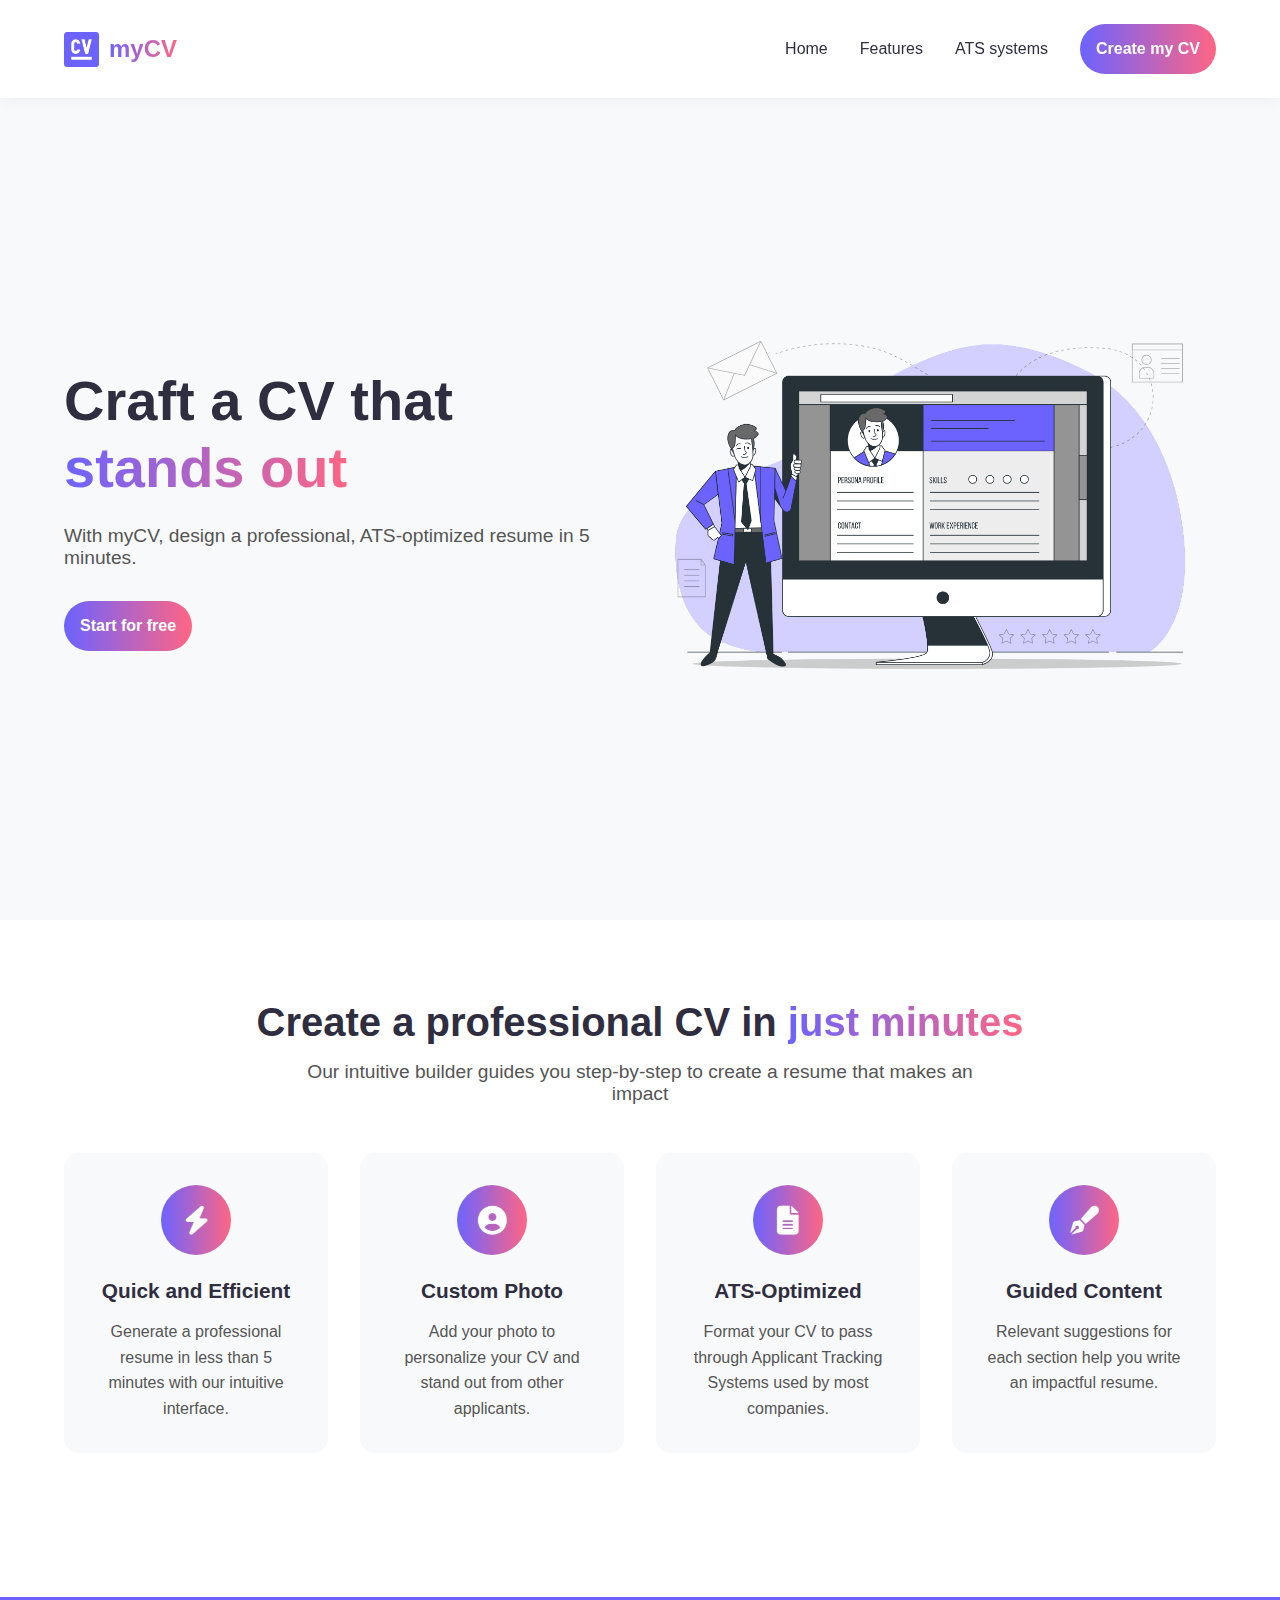
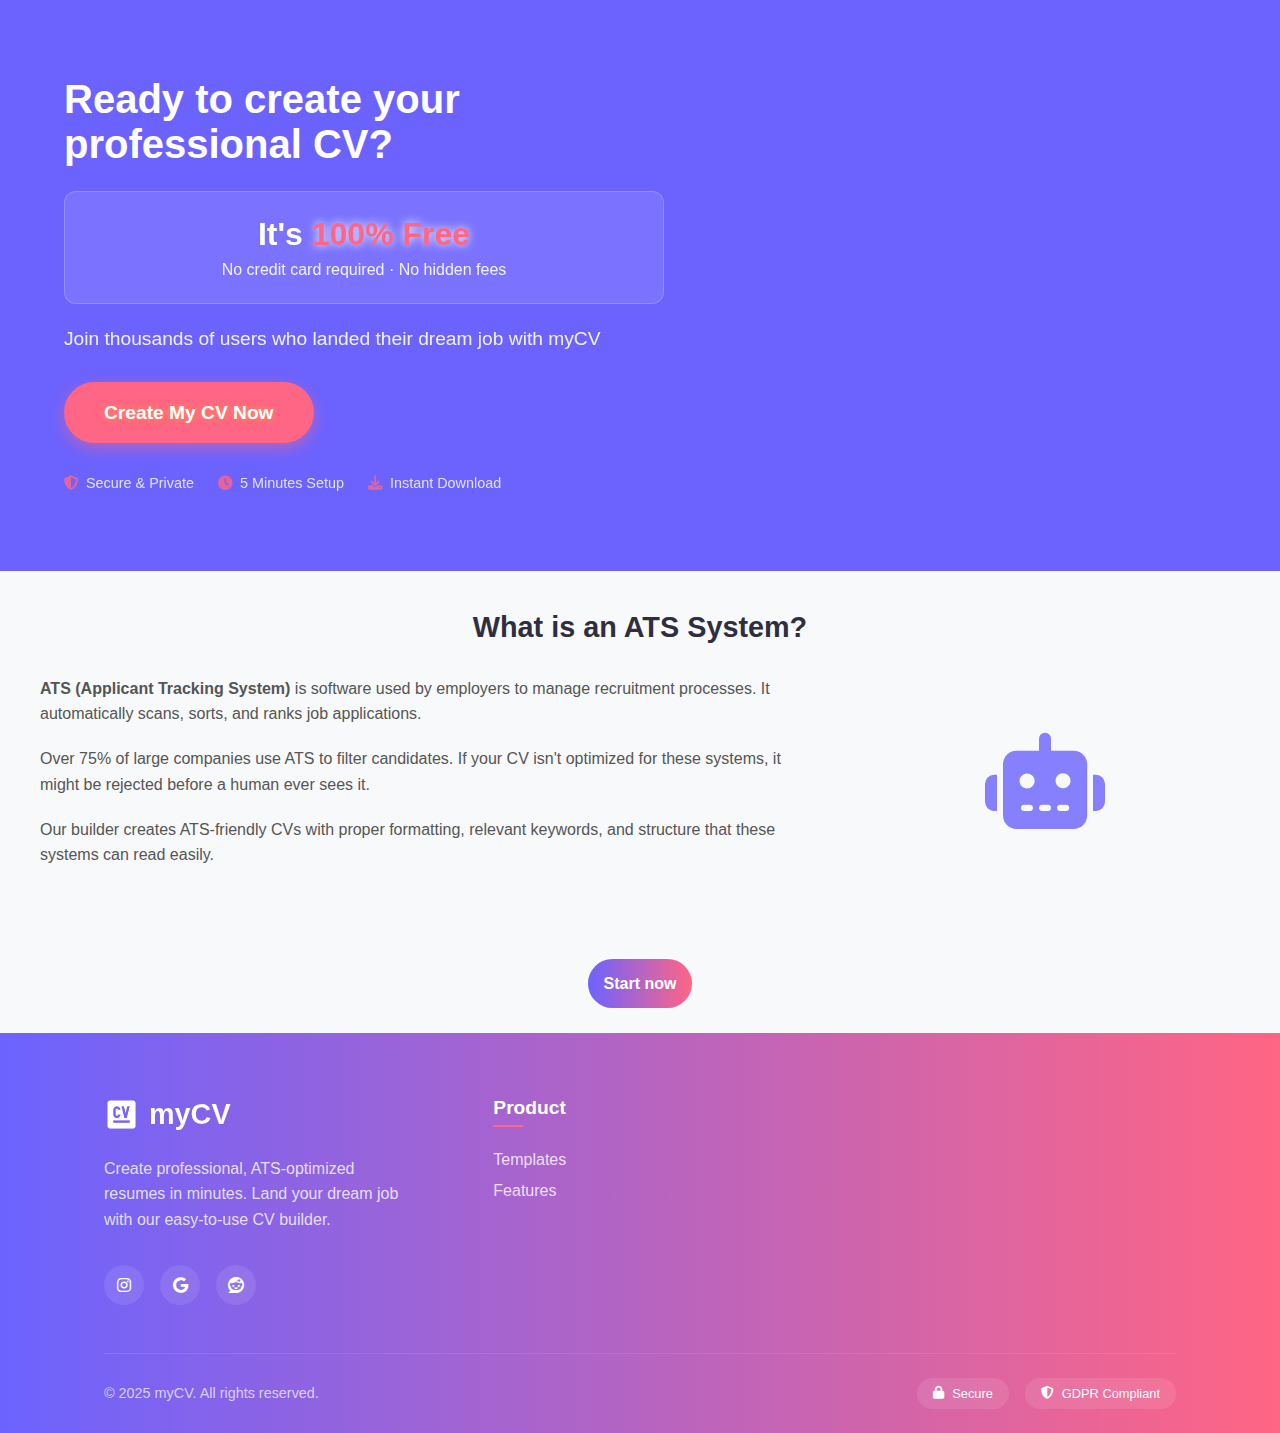
<file: index.html>
<!DOCTYPE html>
<html lang="en">
<head>
    <meta charset="UTF-8">
    <meta name="viewport" content="width=device-width, initial-scale=1.0">
    <title>myCV | Professional CV Generator</title>
    <link rel="stylesheet" href="style.css">
    <link rel="stylesheet" href="https://cdnjs.cloudflare.com/ajax/libs/font-awesome/6.4.0/css/all.min.css">
    
    <link rel="shortcut icon" href="logo.png" type="image/svg+xml">

<!-- Google tag (gtag.js) -->
    <script async src="https://www.googletagmanager.com/gtag/js?id=G-V619YZ6HKY"></script> 
    <script> window.dataLayer = window.dataLayer || []; function gtag(){dataLayer.push(arguments);} gtag('js', new Date()); gtag('config', 'G-V619YZ6HKY'); </script>

    
</head>
<body>
  <!-- Navbar -->
    <nav class="navbar">
        <div class="logo">
           <img src="logo.png" alt="myCV Logo">
            <h1>myCV</h1>
        </div>

        <div class="nav-links" id="navLinks">
            <!-- Bouton de fermeture -->
            <div class="close-menu" id="closeMenu">
                <i class="fas fa-times"></i>
            </div>
            
            <a href="#home" class="nav-link">Home</a>
            <a href="#features" class="nav-link">Features</a>            
            <a href="#ATS" class="nav-link">ATS systems</a>
            <a href="builder.html" class="cta-button">Create my CV</a>
        </div>

        <!-- Mobile Menu Toggle -->
        <div class="menu-toggle" id="menuToggle">
            <i class="fas fa-bars"></i>
        </div>
    </nav>
    
    <!-- Hero Section -->
   
    <section class="hero" id="home">
        <div class="hero-content">
            <h1>Craft a CV that <span>stands out</span></h1>
            <p>With myCV, design a professional, ATS-optimized resume in 5 minutes.</p>
            <div class="hero-buttons">
                <a href="builder.html" class="cta-button">Start for free</a>
                
            </div>
        </div>
        <div class="hero-image">
            <img src="bg.png" alt="myCV Resume Example">
        </div>
    </section>

    <!-- Features Section -->
    <section class="features" id="features">
        <div class="container">
            <h2>Create a professional CV in <span>just minutes</span></h2>
            <p class="section-subtitle">Our intuitive builder guides you step-by-step to create a resume that makes an impact</p>
            
            <div class="features-grid">
                <div class="feature-card">
                    <div class="feature-icon">
                        <i class="fas fa-bolt"></i>
                    </div>
                    <h3>Quick and Efficient</h3>
                    <p>Generate a professional resume in less than 5 minutes with our intuitive interface.</p>
                </div>
                
                <div class="feature-card">
                    <div class="feature-icon">
                        <i class="fas fa-user-circle"></i>
                    </div>
                    <h3>Custom Photo</h3>
                    <p>Add your photo to personalize your CV and stand out from other applicants.</p>
                </div>
                
                <div class="feature-card">
                    <div class="feature-icon">
                        <i class="fas fa-file-alt"></i>
                    </div>
                    <h3>ATS-Optimized</h3>
                    <p>Format your CV to pass through Applicant Tracking Systems used by most companies.</p>
                </div>
                
                <div class="feature-card">
                    <div class="feature-icon">
                        <i class="fas fa-pen-fancy"></i>
                    </div>
                    <h3>Guided Content</h3>
                    <p>Relevant suggestions for each section help you write an impactful resume.</p>
                </div>
            </div>
            </section>
            
          <!-- CTA Section -->
    <section class="cta-section">
        <div class="cta-container">
            <div class="cta-content">
                <h2>Ready to create your professional CV?</h2>
                <div class="price-tag">
                    <span class="price-text">It's <span class="highlight">100% Free</span></span>
                    <span class="price-subtext">No credit card required · No hidden fees</span>
                </div>
                <p>Join thousands of users who landed their dream job with myCV</p>
                <a href="builder.html" class="cta-button-large">Create My CV Now</a>
                <div class="trust-badges">
                    <div class="trust-item">
                        <i class="fas fa-shield-alt"></i>
                        <span>Secure & Private</span>
                    </div>
                    <div class="trust-item">
                        <i class="fas fa-clock"></i>
                        <span>5 Minutes Setup</span>
                    </div>
                    <div class="trust-item">
                        <i class="fas fa-download"></i>
                        <span>Instant Download</span>
                    </div>
                </div>
            </div>
                    
    </section>     
                       
           <!-- ATS Explanation Section -->
           
            <div class="ats-explanation" id="ATS">
                <h3>What is an ATS System?</h3>
                <div class="ats-content">
                    <div class="ats-text">
                        <p><strong>ATS (Applicant Tracking System)</strong> is software used by employers to manage recruitment processes. It automatically scans, sorts, and ranks job applications.</p>
                        <p>Over 75% of large companies use ATS to filter candidates. If your CV isn't optimized for these systems, it might be rejected before a human ever sees it.</p>
                        <p>Our builder creates ATS-friendly CVs with proper formatting, relevant keywords, and structure that these systems can read easily.</p>
                    </div>
                    <div class="ats-image">
                        <i class="fas fa-robot"></i>
                    </div>
                </div>
            </div>
            
            <div class="features-cta">
                <a href="builder.html" class="cta-button">Start now</a>
                
            </div>
        </div>
    </section>

     
    
    <!-- Footer -->
<footer class="footer">
    <div class="footer-container">
        <div class="footer-content">
            <div class="footer-brand">
                <div class="logo">
        <img src="footer-logo.png" alt="myCV Logo">
                    <h2>myCV</h2>
                </div>
                <p>Create professional, ATS-optimized resumes in minutes. Land your dream job with our easy-to-use CV builder.</p>
                <div class="social-links">
                    <a href="https://instagram.com/pocket.coder"><i class="fab fa-instagram"></i></a>
                    <a href="mailto:DragoneTechnology@gmail.com"><i class="fab fa-google"></i></a>
                              
                    <a href="https://www.reddit.com/user/pocket_coder/"><i class="fab fa-reddit"></i></a>
                </div>
            </div>
            
            <div class="footer-links">
                <div class="footer-column">
                    <h3>Product</h3>
                    <ul>
                        <li><a href="#">Templates</a></li>
                        <li><a href="builder.html">Features</a></li>
                        
                    </ul>
                </div>
                
                
                
            </div>
        </div>
        
        <div class="footer-bottom">
            <div class="footer-bottom-content">
                <p>&copy; 2025 myCV. All rights reserved.</p>
                <div class="footer-badges">
                    <span class="badge"><i class="fas fa-lock"></i> Secure</span>
                    <span class="badge"><i class="fas fa-shield-alt"></i> GDPR Compliant</span>
                </div>
            </div>
        </div>
    </div>
    
    <!-- Back to Top Button -->
    <button id="backToTop" class="back-to-top">
        <i class="fas fa-arrow-up"></i>
    </button>
</footer>

    <script src="script.js"></script>
</body>
</html>
</file>
<file: style.css>
:root {
    --primary: #6C63FF;
    --dark: #2F2E41;
    --light: #F8F9FA;
    --accent: #FF6584;
}

* {
    margin: 0;
    padding: 0;
    box-sizing: border-box;
    font-family: 'Montserrat', sans-serif;
}

body {
    background-color: var(--light);
}

/* Navbar */
.navbar {
    display: flex;
    justify-content: space-between;
    align-items: center;
    padding: 1.5rem 5%;
    background-color: white;
    box-shadow: 0 2px 15px rgba(0, 0, 0, 0.05);
    position: sticky;
    top: 0;
    z-index: 100;
    max-width: 1400px;
    margin: 0 auto; /* Centrage */
}

.logo {
    display: flex;
    align-items: center;
    gap: 10px;
}

.logo img{
    width: 35px;
    height: 35px;
    object-fit: contain;
}

/* Pour le footer */
.footer-brand .logo-icon {
    width: 40px;
    height: 40px;
}

.logo h1 {
    font-size: 1.5rem;
    font-weight: 700;
    background: linear-gradient(to right, var(--primary), var(--accent));
    -webkit-background-clip: text;
    -webkit-text-fill-color: transparent;
}

.nav-links {
    display: flex;
    gap: 2rem;
    align-items: center;
}

.nav-links a {
    text-decoration: none;
    color: var(--dark);
    font-weight: 500;
    transition: all 0.3s ease;
}

.nav-links a:hover {
    color: var(--primary);
}

.cta-button {
    background: linear-gradient(to right, var(--primary), var(--accent));
    color: white !important;
    padding: 1rem 1rem;
    border-radius: 30px;
    font-weight: 600 !important;
    text-decoration: none;
    text-align: center;
}

.cta-button:hover {
    transform: translateY(-2px);
    box-shadow: 0 5px 15px rgba(108, 99, 255, 0.3);
}

/* Menu Toggle (Mobile) */
.menu-toggle {
    display: none;
    cursor: pointer;
    font-size: 1.5rem;
    color: var(--dark);
}

/* Responsive */
@media (max-width: 768px) {
    .nav-links {
        position: fixed;
        top: 80px;
        left: -100%;
        width: 100%;
        height: calc(100vh - 80px);
        background: white;
        flex-direction: column;
        gap: 2rem;
        padding: 2rem;
        transition: left 0.3s ease;
    }

    .nav-links.active {
        left: 0;
    }

    .menu-toggle {
        display: block;
    }
}


/* Hero Section */
.hero {
    display: flex;
    align-items: center;
    justify-content: space-between;
    padding: 4rem 5%;
    max-width: 1400px;
    margin: 0 auto;
    gap: 3rem;
}

.hero-content {
    flex: 1;
    animation: fadeInUp 0.8s ease;
}

.hero-content h1 {
    font-size: 3.5rem;
    font-weight: 700;
    color: var(--dark);
    line-height: 1.2;
    margin-bottom: 1.5rem;
}

.hero-content h1 span {
    background: linear-gradient(to right, var(--primary), var(--accent));
    -webkit-background-clip: text;
    -webkit-text-fill-color: transparent;
}

.hero-content p {
    font-size: 1.2rem;
    color: #555;
    margin-bottom: 2rem;
    max-width: 600px;
}

.hero-buttons {
    display: flex;
    gap: 1rem;
    flex-wrap: wrap;
}

.secondary-button {
    display: inline-flex;
    align-items: center;
    gap: 8px;
    padding: 0.6rem 1.5rem;
    border: 2px solid var(--primary);
    color: var(--primary);
    border-radius: 30px;
    font-weight: 600;
    text-decoration: none;
    transition: all 0.3s ease;
}

.secondary-button:hover {
    background-color: rgba(108, 99, 255, 0.1);
}

.hero-image {
    flex: 1;
    animation: fadeIn 1s ease;
}

.hero-image img {
    width: 100%;
    max-width: 600px;
    border-radius: 10px;
    
}

/* Animations */
@keyframes fadeInUp {
    from {
        opacity: 0;
        transform: translateY(20px);
    }
    to {
        opacity: 1;
        transform: translateY(0);
    }
}

@keyframes fadeIn {
    from { opacity: 0; }
    to { opacity: 1; }
}

/* Responsive */
@media (max-width: 1024px) {
    .hero {
        flex-direction: column;
        text-align: center;
    }

    .hero-content {
        align-items: center;
    }

    .hero-content p {
        margin-left: auto;
        margin-right: auto;
    }

    .hero-buttons {
        justify-content: center;
    }
}

@media (max-width: 768px) {
    .hero-content h1 {
        font-size: 2.5rem;
    }
}

/* Features Section */
.features {
    padding: 5rem 5%;
    background-color: white;
    max-width: 1400px;
    margin: 0 auto;
}

.features .container {
    max-width: 1200px;
    margin: 0 auto;
}

.features h2 {
    text-align: center;
    font-size: 2.5rem;
    color: var(--dark);
    margin-bottom: 1rem;
}

.features h2 span {
    background: linear-gradient(to right, var(--primary), var(--accent));
    -webkit-background-clip: text;
    -webkit-text-fill-color: transparent;
}

.section-subtitle {
    text-align: center;
    font-size: 1.2rem;
    color: #555;
    margin-bottom: 3rem;
    max-width: 700px;
    margin-left: auto;
    margin-right: auto;
}

.features-grid {
    display: grid;
    grid-template-columns: repeat(auto-fit, minmax(250px, 1fr));
    gap: 2rem;
    margin-bottom: 3rem;
}

.feature-card {
    background: var(--light);
    padding: 2rem;
    border-radius: 15px;
    text-align: center;
    transition: transform 0.3s ease, box-shadow 0.3s ease;
}

.feature-card:hover {
    transform: translateY(-5px);
    box-shadow: 0 10px 25px rgba(0, 0, 0, 0.1);
}

.feature-icon {
    width: 70px;
    height: 70px;
    background: linear-gradient(to right, var(--primary), var(--accent));
    border-radius: 50%;
    display: flex;
    align-items: center;
    justify-content: center;
    margin: 0 auto 1.5rem;
}

.feature-icon i {
    font-size: 1.8rem;
    color: white;
}

.feature-card h3 {
    font-size: 1.3rem;
    color: var(--dark);
    margin-bottom: 1rem;
}

.feature-card p {
    color: #555;
    line-height: 1.6;
}

.features-cta {
    text-align: center;
    margin-bottom: 40px;
}

.features-cta .cta-button {
    margin-bottom: 1rem;
}

.features-cta p {
    color: #777;
    font-size: 0.9rem;
}

/* Responsive */
@media (max-width: 768px) {
    .features h2 {
        font-size: 2rem;
    }
    
    .section-subtitle {
        font-size: 1rem;
    }
    
    .features-grid {
        grid-template-columns: 1fr;
    }
}

/* CTA Section */
.cta-section {
    padding: 5rem 5%;
    background: var(--primary);
    color: white;
    position: relative;
    overflow: hidden;
}

.cta-section::before {
    content: '';
    position: absolute;
    top: -50%;
    right: -50%;
    width: 100%;
    height: 200%;
    
}

.cta-container {
    max-width: 1200px;
    margin: 0 auto;
    display: flex;
    align-items: center;
    justify-content: space-between;
    position: relative;
    z-index: 2;
}

.cta-content {
    flex: 1;
    max-width: 600px;
}

.cta-content h2 {
    font-size: 2.5rem;
    margin-bottom: 1.5rem;
    font-weight: 700;
}

.price-tag {   
    background: rgba(255, 255, 255, 0.1);
    padding: 1.5rem;
    border-radius: 12px;
    margin-bottom: 1.5rem;
    text-align: center;
    backdrop-filter: blur(10px);
    border: 1px solid rgba(255, 255, 255, 0.2);
}

.price-text {
    font-size: 2rem;
    font-weight: 700;
    display: block;
    margin-bottom: 0.5rem;
}

.highlight {
    color: var(--accent);
    text-shadow: 0 0 10px white;
}

.price-subtext {
    font-size: 1rem;
    opacity: 0.9;
}

.cta-content > p {
    font-size: 1.2rem;
    margin-bottom: 2rem;
    opacity: 0.9;
}

.cta-button-large {
    display: inline-block;
    background: var(--accent);
    color: white;
    text-shadow: 0 0 10px rgba(255, 215, 0, 0.5);
    padding: 1.2rem 2.5rem;
    border-radius: 50px;
    font-size: 1.2rem;
    font-weight: 600;
    text-decoration: none;
    transition: all 0.3s ease;
    box-shadow: 0 5px 15px rgba(255, 101, 132, 0.5);
    margin-bottom: 2rem;
}

.cta-button-large:hover {
    transform: translateY(-3px);
    box-shadow: 0 8px 25px rgba(255, 101, 132, 0.5);
}

.trust-badges {
    display: flex;
    gap: 1.5rem;
}

.trust-item {
    display: flex;
    align-items: center;
    gap: 0.5rem;
    font-size: 0.9rem;
    opacity: 0.8;
}

.trust-item i {
    color: var(--accent);
}

.cta-visual {
    flex: 1;
    position: relative;
    height: 300px;
    display: flex;
    justify-content: center;
    align-items: center;
}

.floating-card {
    position: absolute;
    background: white;
    color: var(--dark);
    padding: 1.5rem;
    border-radius: 12px;
    text-align: center;
    box-shadow: 0 10px 30px rgba(0, 0, 0, 0.15);
    width: 160px;
    animation: float 3s ease-in-out infinite;
}

.floating-card i {
    font-size: 2rem;
    color: var(--primary);
    margin-bottom: 0.5rem;
}

.floating-card h4 {
    font-size: 0.9rem;
    margin-bottom: 0.8rem;
}

.price-free {
    background: linear-gradient(to right, var(--primary), var(--accent));
    color: white;
    padding: 0.3rem 0.8rem;
    border-radius: 20px;
    font-size: 0.8rem;
    font-weight: 600;
}

.card-2 {
    animation-delay: 1.5s;
    top: 50%;
    right: 20%;
}

@keyframes float {
    0%, 100% {
        transform: translateY(0);
    }
    50% {
        transform: translateY(-10px);
    }
}

/* Responsive */
@media (max-width: 968px) {
    .cta-container {
        flex-direction: column;
        text-align: center;
        gap: 3rem;
    }
    
    .trust-badges {
        justify-content: center;
        flex-wrap: wrap;
    }
    
    .cta-content h2 {
        font-size: 2rem;
    }
}

@media (max-width: 768px) {
    .cta-visual {
        height: 200px;
    }
    
    .floating-card {
        width: 140px;
        padding: 1rem;
    }
    
    .card-2 {
        right: 10%;
    }
}

/* Features Section */
.features {
    padding: 5rem 5%;
    background-color: white;
    max-width: 1400px;
    margin: 0 auto;
}

.features .container {
    max-width: 1200px;
    margin: 0 auto;
}

.features h2 {
    text-align: center;
    font-size: 2.5rem;
    color: var(--dark);
    margin-bottom: 1rem;
}

.features h2 span {
    background: linear-gradient(to right, var(--primary), var(--accent));
    -webkit-background-clip: text;
    -webkit-text-fill-color: transparent;
}

.section-subtitle {
    text-align: center;
    font-size: 1.2rem;
    color: #555;
    margin-bottom: 3rem;
    max-width: 700px;
    margin-left: auto;
    margin-right: auto;
}

.features-grid {
    display: grid;
    grid-template-columns: repeat(auto-fit, minmax(250px, 1fr));
    gap: 2rem;
    margin-bottom: 4rem;
}

.feature-card {
    background: var(--light);
    padding: 2rem;
    border-radius: 15px;
    text-align: center;
    transition: transform 0.3s ease, box-shadow 0.3s ease;
}

.feature-card:hover {
    transform: translateY(-5px);
    box-shadow: 0 10px 25px rgba(0, 0, 0, 0.1);
}

.feature-icon {
    width: 70px;
    height: 70px;
    background: linear-gradient(to right, var(--primary), var(--accent));
    border-radius: 50%;
    display: flex;
    align-items: center;
    justify-content: center;
    margin: 0 auto 1.5rem;
}

.feature-icon i {
    font-size: 1.8rem;
    color: white;
}

.feature-card h3 {
    font-size: 1.3rem;
    color: var(--dark);
    margin-bottom: 1rem;
}

.feature-card p {
    color: #555;
    line-height: 1.6;
}

/* ATS Explanation */
.ats-explanation {
    background: var(--light);
    padding: 2.5rem;
    border-radius: 15px;
    margin-bottom: 3rem;
}

.ats-explanation h3 {
    text-align: center;
    font-size: 1.8rem;
    color: var(--dark);
    margin-bottom: 2rem;
}

.ats-content {
    display: flex;
    align-items: center;
    gap: 2rem;
}

.ats-text {
    flex: 2;
}

.ats-text p {
    margin-bottom: 1.2rem;
    line-height: 1.6;
    color: #555;
}

.ats-image {
    flex: 1;
    text-align: center;
}

.ats-image i {
    font-size: 6rem;
    color: var(--primary);
    opacity: 0.8;
}

.features-cta {
    text-align: center;
}

.features-cta .cta-button {
    margin-bottom: 1rem;
}

.features-cta p {
    color: #777;
    font-size: 0.9rem;
}

/* Responsive */
@media (max-width: 768px) {
    .features h2 {
        font-size: 2rem;
    }
    
    .section-subtitle {
        font-size: 1rem;
    }
    
    .features-grid {
        grid-template-columns: 1fr;
    }
    
    .ats-content {
        flex-direction: column;
    }
    
    .ats-image i {
        font-size: 4rem;
    }
}

/* Footer */
.footer {
    background: linear-gradient(to right, var(--primary), var(--accent));
    color: white;
    padding: 4rem 0 0;
    position: relative;
}

.footer-container {
    max-width: 1200px;
    margin: 0 auto;
    padding: 0 5%;
}

.footer-content {
    display: grid;
    grid-template-columns: 1fr 2fr;
    gap: 3rem;
    margin-bottom: 3rem;
}

.footer-brand .logo {
    display: flex;
    align-items: center;
    gap: 10px;
    margin-bottom: 1.5rem;
}

.footer-brand .logo i {
    color: white;
    font-size: 2rem;
}

.footer-brand .logo h2 {
    font-size: 1.8rem;
    font-weight: 700;
    background: white;
    -webkit-background-clip: text;
    -webkit-text-fill-color: transparent;
}

.footer-brand p {
    color: rgba(255, 255, 255, 0.8);
    line-height: 1.6;
    margin-bottom: 2rem;
    max-width: 300px;
}

.social-links {
    display: flex;
    gap: 1rem;
}

.social-links a {
    display: flex;
    align-items: center;
    justify-content: center;
    width: 40px;
    height: 40px;
    background: rgba(255, 255, 255, 0.1);
    border-radius: 50%;
    color: white;
    transition: all 0.3s ease;
    text-decoration: none;
}

.social-links a:hover {
    background: var(--primary);
    transform: translateY(-3px);
}

.footer-links {
    display: grid;
    grid-template-columns: repeat(4, 1fr);
    gap: 2rem;
}

.footer-column h3 {
    font-size: 1.2rem;
    margin-bottom: 1.5rem;
    position: relative;
    padding-bottom: 0.5rem;
}

.footer-column h3::after {
    content: '';
    position: absolute;
    bottom: 0;
    left: 0;
    width: 30px;
    height: 2px;
    background: var(--accent);
}

.footer-column ul {
    list-style: none;
}

.footer-column ul li {
    margin-bottom: 0.8rem;
}

.footer-column ul li a {
    color: rgba(255, 255, 255, 0.8);
    text-decoration: none;
    transition: all 0.3s ease;
    position: relative;
}

.footer-column ul li a:hover {
    color: white;
    padding-left: 8px;
}

.footer-column ul li a::before {
    content: '→';
    position: absolute;
    left: -15px;
    opacity: 0;
    transition: all 0.3s ease;
}

.footer-column ul li a:hover::before {
    opacity: 1;
    left: -10px;
}

.footer-bottom {
    border-top: 1px solid rgba(255, 255, 255, 0.1);
    padding: 1.5rem 0;
}

.footer-bottom-content {
    display: flex;
    justify-content: space-between;
    align-items: center;
}

.footer-bottom p {
    color: rgba(255, 255, 255, 0.7);
    font-size: 0.9rem;
}

.footer-badges {
    display: flex;
    gap: 1rem;
}

.badge {
    display: flex;
    align-items: center;
    gap: 0.5rem;
    background: rgba(255, 255, 255, 0.1);
    padding: 0.5rem 1rem;
    border-radius: 20px;
    font-size: 0.8rem;
}

.badge i {
    color: white;
}

/* Back to Top Button */
.back-to-top {
    position: fixed;
    bottom: 2rem;
    right: 2rem;
    width: 50px;
    height: 50px;
    background: var(--primary);
    color: white;
    border: none;
    border-radius: 50%;
    cursor: pointer;
    display: flex;
    align-items: center;
    justify-content: center;
    opacity: 0;
    visibility: hidden;
    transition: all 0.3s ease;
    box-shadow: 0 4px 12px rgba(108, 99, 255, 0.3);
    z-index: 1000;
}

.back-to-top.visible {
    opacity: 1;
    visibility: visible;
}

.back-to-top:hover {
    background: var(--accent);
    transform: translateY(-3px);
}

/* Responsive */
@media (max-width: 968px) {
    .footer-content {
        grid-template-columns: 1fr;
        gap: 2rem;
    }
    
    .footer-links {
        grid-template-columns: repeat(2, 1fr);
    }
}

@media (max-width: 768px) {
    .footer-bottom-content {
        flex-direction: column;
        gap: 1rem;
        text-align: center;
    }
    
    .footer-badges {
        justify-content: center;
    }
}

@media (max-width: 480px) {
    .footer-links {
        grid-template-columns: 1fr;
    }
    
    .social-links {
        justify-content: center;
    }
}

 /* Styles pour la croix de fermeture */
        .close-menu {
            display: none;
            position: absolute;
            top: 20px;
            right: 20px;
            font-size: 24px;
            cursor: pointer;
            color: #333;
            z-index: 1001;
        }
        
        .nav-links.active .close-menu {
            display: block;
        }
        
        /* Ajustement pour l'affichage mobile */
        @media (max-width: 768px) {
            .nav-links {
                position: fixed;
                top: 0;
                right: -100%;
                height: 100vh;
                width: 70%;
                background: white;
                flex-direction: column;
                padding: 80px 20px 20px;
                box-shadow: -5px 0 15px rgba(0,0,0,0.1);
                transition: right 0.3s ease;
                z-index: 1000;
            }
            
            .nav-links.active {
                right: 0;
            }
            
            .nav-links a {
                margin: 15px 0;
                padding: 10px;
                border-bottom: 1px solid #eee;
                width: 100%;
            }
        }
</file>
